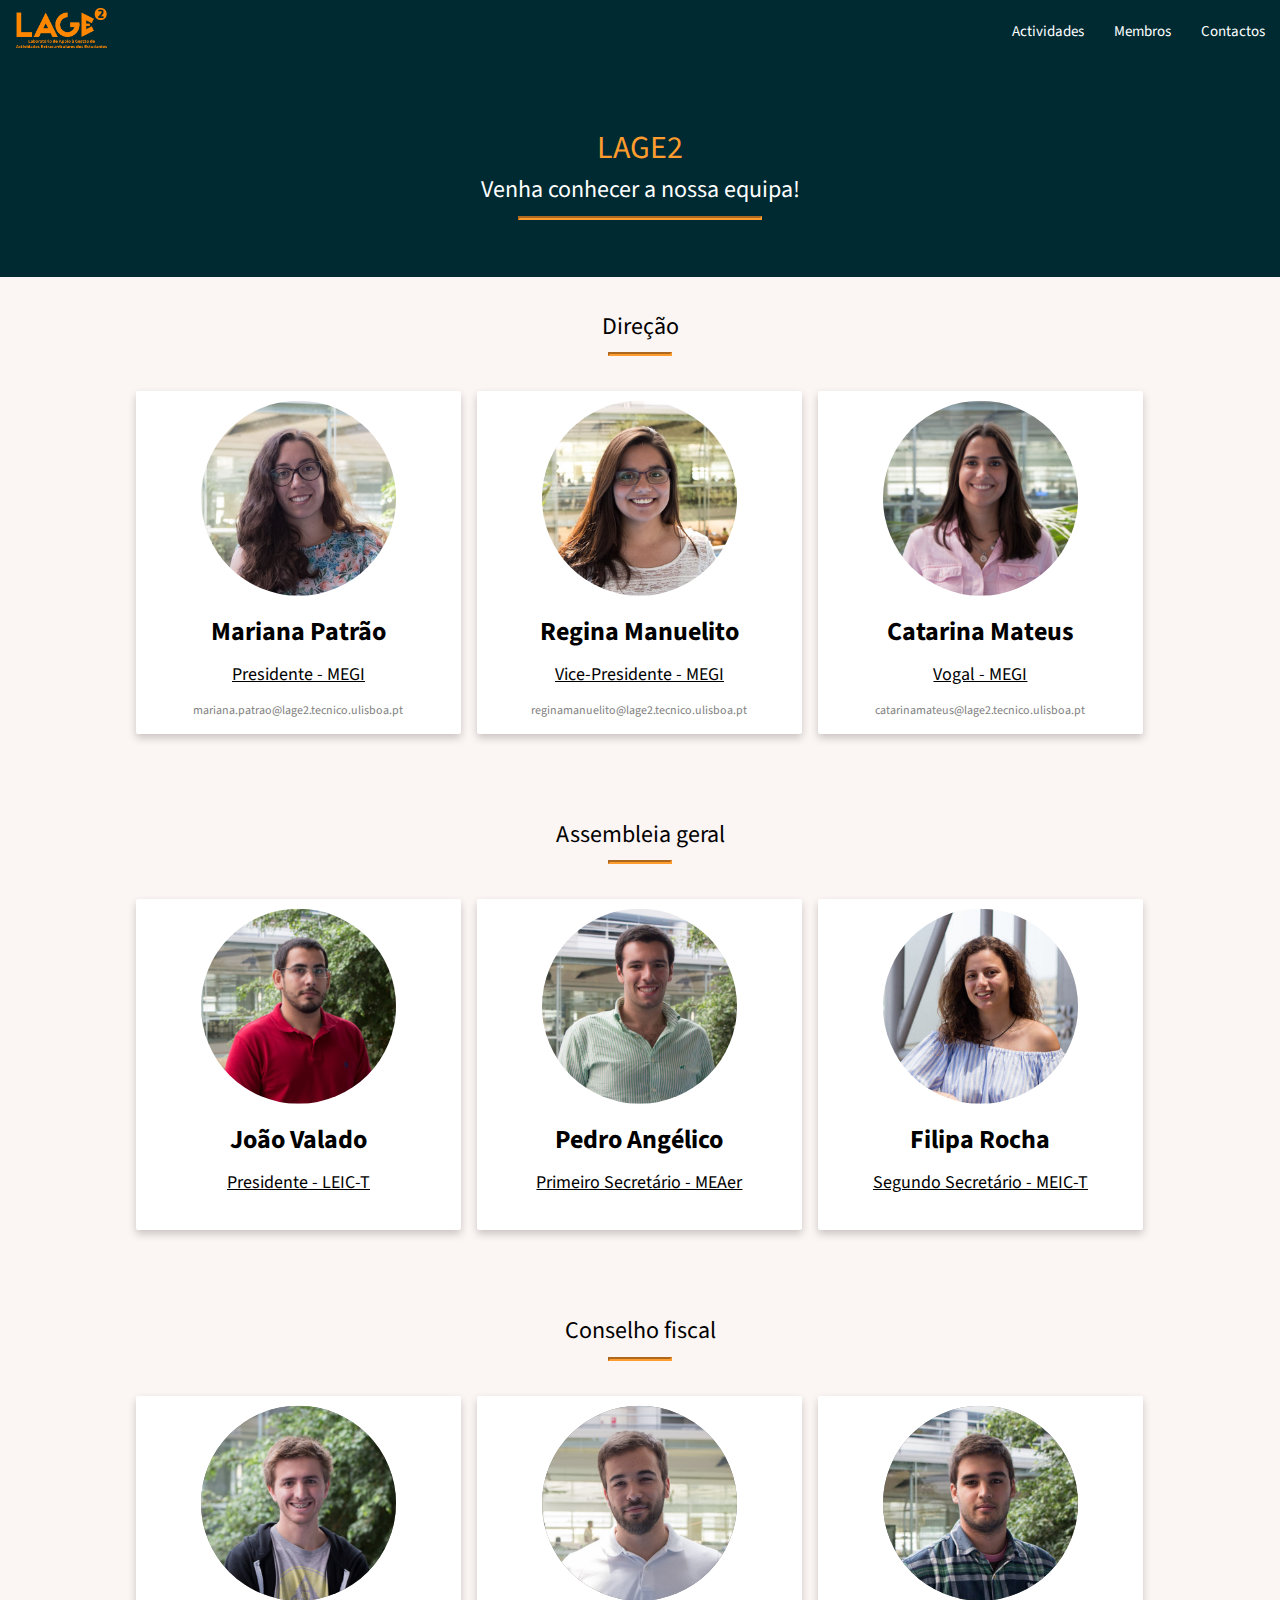
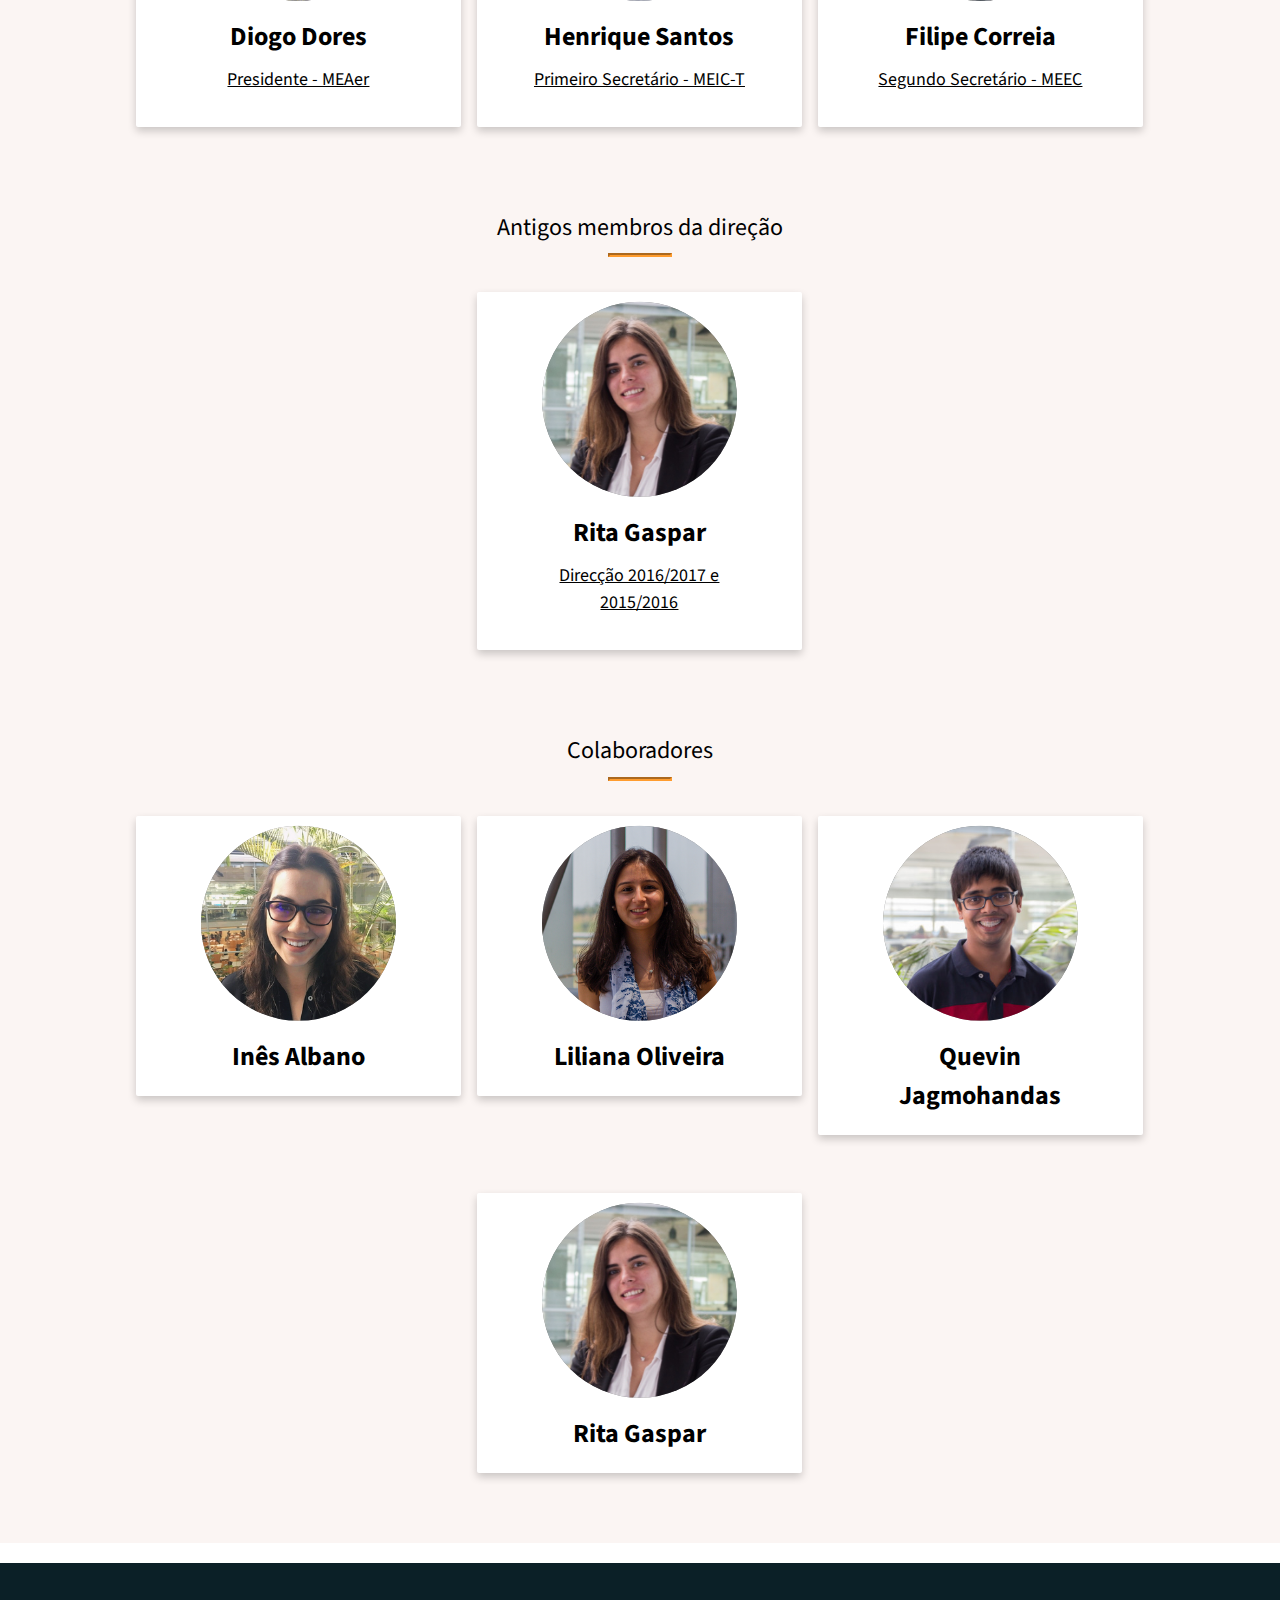
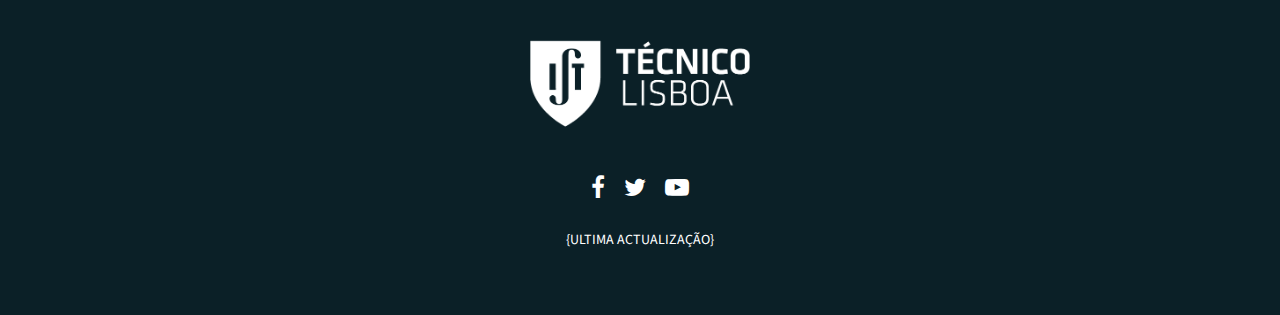
<file: members.html>
<!doctype html>
<html lang="en">
<head>
  <meta charset="utf-8">
  <meta http-equiv="x-ua-compatible" content="ie=edge">
  <meta name="viewport" content="width=device-width, initial-scale=1">

  <title>LAGE2</title>

  <!--Import Source Sans Pro Font-->
  <link href="https://fonts.googleapis.com/css?family=Source+Sans+Pro" rel="stylesheet">

  <!--Import Font Awesome Icon Font-->
  <link rel="stylesheet" href="css/font-awesome.min.css">
  <!--Import Google Icon Font-->
  <link href="https://fonts.googleapis.com/icon?family=Material+Icons" rel="stylesheet">
  <!--Import materialize.css-->
  <link type="text/css" rel="stylesheet" href="css/materialize.min.css"  media="screen,projection"/>

  <link type="text/css" rel="stylesheet" href="css/main.css">
  <link rel="icon" href="images/favicon.ico">
</head>

<body>

  <nav>
    <div class="nav-wrapper">
      <a href="index.html" class="brand-logo"><img src="images/logolage.png" alt="LAGE2"></a>
      <a href="#" data-activates="mobile-demo" class="button-collapse"><i class="material-icons">menu</i></a>
      <ul class="right hide-on-med-and-down">
        <li><a href="events.html">Actividades</a></li>
        <li><a href="members.html">Membros</a></li>
        <li><a href="contacts.html">Contactos</a></li>
      </ul>
      <ul class="side-nav" id="mobile-demo">
        <li><a href="events.html">Actividades</a></li>
        <li><a href="members.html">Membros</a></li>
        <li><a href="contacts.html">Contactos</a></li>
      </ul>
    </div>
  </nav>

  <main id="members">
    <section id="intro-section" >
      <div class="title-container center-align">
        <span class="title">LAGE2</span>
        <span class="subtitle">Venha conhecer a nossa equipa!</span>
        <hr>
      </div>
    </section>

    <section id="team-section" >

      <div class="row">
        <div class="title-container center-align">
           <span class="title">Direção</span>
           <hr>
        </div>
      </div>

      <div class="row">

        <div class="column">
          <div class="card">
            <a href="https://www.linkedin.com/in/mariana-patr%C3%A3o-291a0910a/" class="member-linkedin-link" target="_blank">
              <img class="member-img" src="images/Fotos/marianapatrao.jpg" alt="">
              <div class="member-box">
                <div class="member-box-content">
                  <i class="fa fa-linkedin"></i>
                </div>
              </div>
            </a>
            <div class="container">
                <p class="member-name">Mariana Patrão</p>
                <p class="job-title">Presidente - MEGI</p>
                <p class="member-mail">mariana.patrao@lage2.tecnico.ulisboa.pt</p>
              </div>
          </div>

        </div>

        <div class="column">
          <div class="card">
            <a href="https://www.linkedin.com/in/reginamanuelito/" class="member-linkedin-link" target="_blank">
              <img class="member-img" src="images/Fotos/reginamanuelito.jpg" alt="">
              <div class="member-box">
                <div class="member-box-content">
                  <i class="fa fa-linkedin"></i>
                </div>
              </div>
            </a>
            <div class="container">
              <p class="member-name">Regina Manuelito</p>
              <p class="job-title">Vice-Presidente - MEGI</p>
              <p class="member-mail">reginamanuelito@lage2.tecnico.ulisboa.pt</p>
            </div>
          </div>
        </div>

        <div class="column">
          <div class="card">
            <a href="https://www.linkedin.com/in/catarinamelomateus/" class="member-linkedin-link" target="_blank">
              <img class="member-img" src="images/Fotos/catarinamateus.jpg" alt="">
              <div class="member-box">
                <div class="member-box-content">
                  <i class="fa fa-linkedin"></i>
                </div>
              </div>
            </a>
            <div class="container">
              <p class="member-name">Catarina Mateus</p>
              <p class="job-title">Vogal - MEGI</p>
              <p class="member-mail">catarinamateus@lage2.tecnico.ulisboa.pt</p>
            </div>
          </div>
        </div>

      </div>

       <div class="row">
        <div class="title-container center-align">
           <span class="title">Assembleia geral</span>
           <hr>
        </div>
      </div>

      <div class="row">

        <div class="column">
          <div class="card">
            <a href="https://www.linkedin.com/in/jvaladorodrigues/" class="member-linkedin-link" target="_blank">
              <img class="member-img" src="images/Fotos/joaovalado.jpg" alt="">
              <div class="member-box">
                <div class="member-box-content">
                  <i class="fa fa-linkedin"></i>
                </div>
              </div>
            </a>
            <div class="container">
                <p class="member-name">João Valado</p>
                <p class="job-title">Presidente - LEIC-T</p>
              </div>
          </div>

        </div>

        <div class="column">
          <div class="card">
            <a href="https://www.linkedin.com/in/pedroangelico/" class="member-linkedin-link" target="_blank">
              <img class="member-img" src="images/Fotos/pedroangelico.jpg" alt="">
              <div class="member-box">
                <div class="member-box-content">
                  <i class="fa fa-linkedin"></i>
                </div>
              </div>
            </a>
            <div class="container">
              <p class="member-name">Pedro Angélico</p>
              <p class="job-title">Primeiro Secretário - MEAer</p>
            </div>
          </div>
        </div>

        <div class="column">
          <div class="card">
            <a href="https://www.linkedin.com/in/filipa-rocha/" class="member-linkedin-link" target="_blank">
              <img class="member-img" src="images/Fotos/filipa_rocha.jpg" alt="">
              <div class="member-box">
                <div class="member-box-content">
                  <i class="fa fa-linkedin"></i>
                </div>
              </div>
            </a>
            <div class="container">
              <p class="member-name">Filipa Rocha</p>
              <p class="job-title">Segundo Secretário - MEIC-T</p>
            </div>
          </div>
        </div>

      </div>

      <div class="row">
        <div class="title-container center-align">
           <span class="title">Conselho fiscal</span>
           <hr>
        </div>
      </div>

      <div class="row">

        <div class="column">
          <div class="card">
            <a href="https://www.linkedin.com/in/diogodores/" class="member-linkedin-link" target="_blank">
              <img class="member-img" src="images/Fotos/diogodores.jpg" alt="">
              <div class="member-box">
                <div class="member-box-content">
                  <i class="fa fa-linkedin"></i>
                </div>
              </div>
            </a>
            <div class="container">
                <p class="member-name">Diogo Dores</p>
                <p class="job-title">Presidente - MEAer</p>
              </div>
          </div>

        </div>

        <div class="column">
          <div class="card">
            <a href="https://www.linkedin.com/in/hfigueiredosantos/" class="member-linkedin-link" target="_blank">
              <img class="member-img" src="images/Fotos/henriquesantos.jpg" alt="">
              <div class="member-box">
                <div class="member-box-content">
                  <i class="fa fa-linkedin"></i>
                </div>
              </div>
            </a>
            <div class="container">
              <p class="member-name">Henrique Santos</p>
              <p class="job-title">Primeiro Secretário - MEIC-T</p>
            </div>
          </div>
        </div>

        <div class="column">
          <div class="card">
            <a href="https://www.linkedin.com/in/filipemcorreia/" class="member-linkedin-link" target="_blank">
              <img class="member-img" src="images/Fotos/filipecorreia.jpg" alt="">
              <div class="member-box">
                <div class="member-box-content">
                  <i class="fa fa-linkedin"></i>
                </div>
              </div>
            </a>
            <div class="container">
              <p class="member-name">Filipe Correia</p>
              <p class="job-title">Segundo Secretário - MEEC</p>
            </div>
          </div>
        </div>

      </div>

      <div class="row">
        <div class="title-container center-align">
           <span class="title">Antigos membros da direção</span>
           <hr>
        </div>
      </div>

      <div class="row">

        <div class="column" style="visibility: hidden;"> <!-- Template para adicionar mais membros á direção antiga -->
          <div class="card">
            <a href="https://www.linkedin.com/in/ritasjgaspar/" class="member-linkedin-link" target="_blank">
              <img class="member-img" src="images/Fotos/ritagaspar.jpg" alt="">
              <div class="member-box">
                <div class="member-box-content">
                  <i class="fa fa-linkedin"></i>
                </div>
              </div>
            </a>
            <div class="container">
                <p class="member-name">Rita Gaspar</p>
                <p class="job-title">Direcção 2016/2017 e 2015/2016</p>
              </div>
          </div>

        </div>

        <div class="column">
          <div class="card">
            <a href="https://www.linkedin.com/in/ritasjgaspar/" class="member-linkedin-link" target="_blank">
              <img class="member-img" src="images/Fotos/ritagaspar.jpg" alt="">
              <div class="member-box">
                <div class="member-box-content">
                  <i class="fa fa-linkedin"></i>
                </div>
              </div>
            </a>
            <div class="container">
                <p class="member-name">Rita Gaspar</p>
                <p class="job-title">Direcção 2016/2017 e 2015/2016</p>
              </div>
          </div>

        </div>

        <div class="column" style="visibility: hidden;"> <!-- Template para adicionar mais membros á direção antiga -->
          <div class="card">
            <a href="https://www.linkedin.com/in/ritasjgaspar/" class="member-linkedin-link" target="_blank">
              <img class="member-img" src="images/Fotos/ritagaspar.jpg" alt="">
              <div class="member-box">
                <div class="member-box-content">
                  <i class="fa fa-linkedin"></i>
                </div>
              </div>
            </a>
            <div class="container">
                <p class="member-name">Rita Gaspar</p>
                <p class="job-title">Direcção 2016/2017 e 2015/2016</p>
              </div>
          </div>

        </div>
      </div>


      <div class="row">
        <div class="title-container center-align">
           <span class="title">Colaboradores</span>
           <hr>
        </div>
      </div>

      <div class="row">

         <div class="column">
          <div class="card">
            <img class="member-img" src="images/Fotos/inesalbano.png" alt="">

            <div class="container">
              <p class="member-name">Inês Albano</p>
            </div>
          </div>
        </div>

        <div class="column">
          <div class="card">
            <img class="member-img" src="images/Fotos/lilianaoliveira.png" alt="">

            <div class="container">
              <p class="member-name">Liliana Oliveira</p>
            </div>
          </div>
        </div>

       <div class="column">
          <div class="card">
            <img class="member-img" src="images/Fotos/quevinjagmohandas.jpg" alt="">

            <div class="container">
              <p class="member-name">Quevin Jagmohandas</p>
            </div>
          </div>
        </div>

      </div>

      <div class="row">

         <div class="column" style="visibility: hidden;">
          <div class="card">
            <img class="member-img" src="images/Fotos/quevinjagmohandas.jpg" alt="">

            <div class="container">
              <p class="member-name">Quevin Jagmohandas</p>
            </div>
          </div>
        </div>

        <div class="column">
          <div class="card">
            <img class="member-img" src="images/Fotos/ritagaspar.jpg" alt="">

            <div class="container">
              <p class="member-name">Rita Gaspar</p>
            </div>
          </div>
        </div>

        <div class="column" style="visibility: hidden;">
          <div class="card">
            <img class="member-img" src="images/Fotos/ritagaspar.jpg" alt="">

            <div class="container">
              <p class="member-name">Rita Gaspar</p>
            </div>
          </div>
        </div>

      </div>

    </section>
  </main>

  <footer>
    <div class="container center-align">
      <a href="https://tecnico.ulisboa.pt"><img id="logo-ist" src="images/logoist.png" alt="IST"></a>
      <ul id="social">
        <li><a href="https://www.facebook.com/lagee2"><i class="fa fa-facebook" aria-hidden="true"></i></a></li>
        <li><a href="https://twitter.com/lagee2"><i class="fa fa-twitter" aria-hidden="true"></i></a></li>
        <li><a href="http://www.youtube.com/user/Lage2atIST"><i class="fa fa-youtube-play" aria-hidden="true"></i></i></a></li>
      </ul>
      <span>{Ultima actualização}</span>
    </div>
  </footer>

</body>
</html>
</file>
<file: css/main.css>
html, body {
    font-family: 'Source Sans Pro', sans-serif;
    height: 100%;
    display: flex;
    flex-direction: column;
}

/* nav css */
nav {
  background-color: #002a32;
}

nav .brand-logo {
  padding-left: 16px;
}

nav .brand-logo img {
  height: 48px;
  padding-top: 8px;
}

nav .brand-logo {
  color: #ff9c2e !important;
}

/* footer css */
footer {
  background-color: #0b2027;
  padding: 64px 0px;
}

footer #logo-ist {
  width: 250px;
  height: auto;
}

footer #social {
  padding: 8px 0px;
}

footer ul li {
  display: inline;
}

footer ul li a {
  padding: 0px 8px;
  font-size: 24px;
  color: #ffffff;
  text-decoration: none;
}

footer span {
  display: block;
  text-transform: uppercase;
  font-size: 14px;
  color: #ffffff;
}

/* home css */
#home #top-section {
  padding: 128px 0px;
  background-color: #002a32;
}

#home #top-section .title-container {
  margin-bottom: 32px;
}

#home #top-section .title-container .title {
  display: block;
  font-size: 48px;
  font-weight: bold;
  color: #ff9c2e;
}

#home #top-section .title-container .subtitle {
  display: block;
  font-size: 24px;
  color: #ffffff;
}

#home #top-section .title-container hr {
  border-width: 2px;
  border-color: #ff9c2e;
  max-width: 32em;
}

#home #top-section span {
  color: #fbf5f3;
  font-weight: 300;
}

#home #video-section {
  padding: 92px 0px 128px 0px;
  background-color: #fbf5f3;
}

#home #video-section video {
  width: 80%;
  height: auto;
}

#home #events-section {
  padding: 92px 0px 128px 0px;
  background-color: #002a32;
}

#home #events-section .title-container {
  margin-bottom: 32px;
}

#home #events-section .title-container .title {
  display: block;
  font-size: 24px;
  color: #ffffff;
}

#home #events-section .title-container hr {
  border-width: 2px;
  border-color: #ff9c2e;
  max-width: 32em;
}

#home #map-section {
  width: 100%;
  height: 512px;
  background-color: #fbf5f3;
}



/* =============  Members CSS  ==================  */


#members #intro-section{
  padding: 60px 0px 25px 0px;
  background-color: #002a32;
}

#members #intro-section .title-container {
  margin-bottom: 32px;
}

#members #intro-section .title-container .title {
  display: block;
  font-size: 32px;
  color: #ff9c2e;
}

#members #intro-section .title-container .subtitle {
  display: block;
  font-size: 24px;
  color: #ffffff;
}

#members #intro-section .title-container hr {
  border-width: 2px;
  border-color: #ff9c2e;
  max-width: 16em;
}

.column {
  float: left;
  width: 33.3%;
  margin-bottom: 16px;
  padding: 0 8px;
}

#members #team-section {
  background-color: #fbf5f3;
}

#members #team-section .title-container {
  padding-top: 32px;
}

#members #team-section .title {
  display: block;
  font-size: 24px;
  color: #000000;
}

#members #team-section .row  hr {
  border-width: 2px;
  border-color: #ff9c2e;
  max-width: 4em;
}

#members #team-section .row{
  width: 80%;
}

/* Display the columns below each other instead of side by side on small screens */
@media (max-width: 650px) {
  .column {
    width: 100%;
    display: block;
  }
}

.card {
    box-shadow: 0 4px 8px 0 rgba(0, 0, 0, 0.2);
}

.card img {
  border-radius: 50%;
  background-color: gray;
  width: 60%;
  display: block;
  margin: auto;
  transform: translateY(5%);
}


/* Clear floats */
.container::after, .row::after {
  content: "";
  clear: both;
  display: table;
}

.container .member-name {
  display: block;
  margin-bottom: 20px;
  font-size: 26px;
  font-weight: bold;
  color: black;
  text-align: center;
}

.container .job-title {
  color: black;
  display: block;
  margin-bottom: 34px;
  margin-top: -10px;
  font-size: 18px;
  text-decoration: underline;
  text-align: center;
}

.container .member-mail {
  color: gray;
  display: block;
  margin-bottom: 14px;
  font-size: 12px;
  text-align: center;
  margin-top: -20px;
}

.member-box {
  display: block;
  position: absolute;
  bottom: 0;
  margin-top: 15px;
  width: 100%;
  height: 100%;
  text-align: center;
  color: #fff;
  opacity: 0;
  background: rgba(255, 255, 255, .8);
  -webkit-transition: all .35s;
  -moz-transition: all .35s;
  transition: all .35s;
  transform: translateY(5%);
}


.fa {
  display: inline-block;
  font: normal normal normal 14px/1 FontAwesome;
  font-size: inherit;
  text-rendering: auto;
  -webkit-font-smoothing: antialiased;
  -moz-osx-font-smoothing: grayscale;
}

.member-box-content {
  position: absolute;
  top: 50%;
  width: 100%;
  text-align: center;
  transform: translateY(-50%);
  font-size: 40px;
  color: #777;
}

.member-linkedin-link {
  display: block;
  position: relative;
}

.member-linkedin-link:hover .member-box {
  opacity: 1;
}


/*  ====================  END MEMBERS  ====================  */

.gm-style-iw + div {
  display: none;
}

#maps-info-window {
  padding: 16px;
}

#maps-info-window .maps-title {
  display: block;
  margin-bottom: 14px;
  font-size: 16px;
  font-weight: bold;
  color: #ff9c2e;
}

#maps-info-window .maps-text {
  display: block;
  margin-bottom: 8px;
  font-size: 14px;
  color: #002a32;
}


/* contacts css */
#contacts {
  height: 100%;
  overflow: hidden;
}

#contacts #map-section {
  display: inline-block;
  float: left;
  width: 50%;
  height: 100%;
  overflow: hidden;
}

#contacts #contact-section {
  display: flex;
  flex-flow: column;
  width: 50%;
  height: 100%;
  float: right;
  overflow: scroll;
}

#contacts #contact-section #information {
  flex: 1 1 auto;
}

#contacts #contact-section #information .container {
  padding: 15% 0px;
}

#contacts #contact-section #information .container #title {
  display: block;
  margin-bottom: 24px;
  font-size: 24px;
  color: #ff9c2e;
}

#contacts #contact-section #information .container .contact {
  display: block;
  padding: 4px 0px;
  font-size: 16px;
  color: #002a32;
}

#contacts #contact-section #information .container .contact i {
  margin-right: 8px;
  font-size: 22px;
}

#contacts #contact-section #information .container .contact a {
  text-decoration: none;
  color: #002a32 !important;
}

#contacts #contact-section #information .container .contact a:hover {
  text-decoration: none;
  color: #0b2027 !important;
}

#contacts #contact-section footer {
  flex: 0 1 auto;
}



/* events css */
#events #calendar-section {
  padding: 64px 0px 96px 0px;
  background-color: #002a32;
}

#events #calendar-section #title {
  display: block;
  font-size: 24px;
  color: #ffffff;
  margin-bottom: 32px;
}

#events #past-events-section {
  padding: 64px 0px 96px 0px;
  background-color: #fbf5f3;
}

#events #past-events-section #title {
  display: block;
  font-size: 24px;
  color: #ff9c2e;
}

#calendar {
  -webkit-transform: translate3d(0, 0, 0);
  -moz-transform: translate3d(0, 0, 0);
  transform: translate3d(0, 0, 0);
  width: 32em;
  margin: 0 auto;
  height: 570px;
  overflow: hidden;
}

.header {
  height: 50px;
  width: 32em;
  background: #ff9c2e;
  text-align: center;
  position:relative;
  z-index: 100;
}

.header h1 {
  margin: 0;
  padding: 0;
  font-size: 20px;
  line-height: 50px;
  font-weight: 100;
  letter-spacing: 1px;
  color: #fbf5f3;
}

.lefta, .righta {
  position: absolute;
  width: 0px;
  height: 0px;
  border-style: solid;
  top: 50%;
  margin-top: -7.5px;
  cursor: pointer;
}

.lefta {
  border-width: 7.5px 10px 7.5px 0;
  border-color: transparent #fbf5f3 transparent transparent;
  left: 20px;
}

.righta {
  border-width: 7.5px 0 7.5px 10px;
  border-color: transparent transparent transparent #fbf5f3;
  right: 20px;
}

.month {
  opacity: 0;
}

.month.new {
  -webkit-animation: fadeIn 1s ease-out;
  opacity: 1;
}

.month.in.next {
  -webkit-animation: moveFromTopFadeMonth .4s ease-out;
  -moz-animation: moveFromTopFadeMonth .4s ease-out;
  animation: moveFromTopFadeMonth .4s ease-out;
  opacity: 1;
}

.month.out.next {
  -webkit-animation: moveToTopFadeMonth .4s ease-in;
  -moz-animation: moveToTopFadeMonth .4s ease-in;
  animation: moveToTopFadeMonth .4s ease-in;
  opacity: 1;
}

.month.in.prev {
  -webkit-animation: moveFromBottomFadeMonth .4s ease-out;
  -moz-animation: moveFromBottomFadeMonth .4s ease-out;
  animation: moveFromBottomFadeMonth .4s ease-out;
  opacity: 1;
}

.month.out.prev {
  -webkit-animation: moveToBottomFadeMonth .4s ease-in;
  -moz-animation: moveToBottomFadeMonth .4s ease-in;
  animation: moveToBottomFadeMonth .4s ease-in;
  opacity: 1;
}

.week {
 background: #4A4A4A;
}

.day {
  display: inline-block;
  width: 60px;
  padding: 10px;
  text-align: center;
  vertical-align: top;
  cursor: pointer;
  background: #4A4A4A;
  position: relative;
  z-index: 100;
}

.day.other {
 color: rgba(255, 255, 255, .3);
}

.day.today {
  color: #ff9c2e;
}

.day-name {
  font-size: 9px;
  text-transform: uppercase;
  margin-bottom: 5px;
  color: rgba(255, 255, 255, .5);
  letter-spacing: .7px;
}

.day-number {
  font-size: 24px;
  letter-spacing: 1.5px;
}


.day .day-events {
  list-style: none;
  margin-top: 3px;
  text-align: center;
  height: 12px;
  line-height: 6px;
  overflow: hidden;
}

.day .day-events span {
  vertical-align: top;
  display: inline-block;
  padding: 0;
  margin: 0;
  width: 5px;
  height: 5px;
  line-height: 5px;
  margin: 0 1px;
}

.blue { background: rgba(156, 202, 235, 1); }
.orange { background: rgba(247, 167, 0, 1); }
.green { background: rgba(153, 198, 109, 1); }
.yellow { background: rgba(249, 233, 0, 1); }

.details {
  position: relative;
  width: 32em;
  height: 75px;
  background: rgba(164, 164, 164, 1);
  margin-top: 5px;
  border-radius: 4px;
}

.details.in {
  -webkit-animation: moveFromTopFade .5s ease both;
  -moz-animation: moveFromTopFade .5s ease both;
  animation: moveFromTopFade .5s ease both;
}

.details.out {
  -webkit-animation: moveToTopFade .5s ease both;
  -moz-animation: moveToTopFade .5s ease both;
  animation: moveToTopFade .5s ease both;
}

.arrow {
  position: absolute;
  top: -5px;
  left: 50%;
  margin-left: -2px;
  width: 0px;
  height: 0px;
  border-style: solid;
  border-width: 0 5px 5px 5px;
  border-color: transparent transparent rgba(164, 164, 164, 1) transparent;
  transition: all 0.7s ease;
}

.events {
  height: 75px;
  padding: 7px 0;
  overflow-y: auto;
  overflow-x: hidden;
}

.events.in {
  -webkit-animation: fadeIn .3s ease both;
  -moz-animation: fadeIn .3s ease both;
  animation: fadeIn .3s ease both;
}

.events.in {
  -webkit-animation-delay: .3s;
  -moz-animation-delay: .3s;
  animation-delay: .3s;
}

.details.out .events {
  -webkit-animation: fadeOutShrink .4s ease both;
  -moz-animation: fadeOutShink .4s ease both;
  animation: fadeOutShink .4s ease both;
}

.events.out {
  -webkit-animation: fadeOut .3s ease both;
  -moz-animation: fadeOut .3s ease both;
  animation: fadeOut .3s ease both;
}

.event {
  font-size: 16px;
  line-height: 22px;
  letter-spacing: .5px;
  padding: 2px 16px;
  vertical-align: top;
}

.event.empty {
  color: #eee;
}

.event-category {
  height: 10px;
  width: 10px;
  display: inline-block;
  margin: 6px 0 0;
  vertical-align: top;
}

.event span {
  display: inline-block;
  padding: 0 0 0 7px;
}

.legend {
  position: absolute;
  bottom: 0;
  width: 100%;
  height: 30px;
  background: rgba(60, 60, 60, 1);
  line-height: 30px;

}

.entry {
  position: relative;
  padding: 0 0 0 25px;
  font-size: 13px;
  display: inline-block;
  line-height: 30px;
  background: transparent;
}

.entry:after {
  position: absolute;
  content: '';
  height: 5px;
  width: 5px;
  top: 12px;
  left: 14px;
}

.entry.blue:after { background: rgba(156, 202, 235, 1); }
.entry.orange:after { background: rgba(247, 167, 0, 1); }
.entry.green:after { background: rgba(153, 198, 109, 1); }
.entry.yellow:after { background: rgba(249, 233, 0, 1); }

@-webkit-keyframes moveFromTopFade {
  from { opacity: .3; height:0px; margin-top:0px; -webkit-transform: translateY(-100%); }
}
@-moz-keyframes moveFromTopFade {
  from { height:0px; margin-top:0px; -moz-transform: translateY(-100%); }
}
@keyframes moveFromTopFade {
  from { height:0px; margin-top:0px; transform: translateY(-100%); }
}

@-webkit-keyframes moveToTopFade {
  to { opacity: .3; height:0px; margin-top:0px; opacity: 0.3; -webkit-transform: translateY(-100%); }
}
@-moz-keyframes moveToTopFade {
  to { height:0px; -moz-transform: translateY(-100%); }
}
@keyframes moveToTopFade {
  to { height:0px; transform: translateY(-100%); }
}

@-webkit-keyframes moveToTopFadeMonth {
  to { opacity: 0; -webkit-transform: translateY(-30%) scale(.95); }
}
@-moz-keyframes moveToTopFadeMonth {
  to { opacity: 0; -moz-transform: translateY(-30%); }
}
@keyframes moveToTopFadeMonth {
  to { opacity: 0; -moz-transform: translateY(-30%); }
}

@-webkit-keyframes moveFromTopFadeMonth {
  from { opacity: 0; -webkit-transform: translateY(30%) scale(.95); }
}
@-moz-keyframes moveFromTopFadeMonth {
  from { opacity: 0; -moz-transform: translateY(30%); }
}
@keyframes moveFromTopFadeMonth {
  from { opacity: 0; -moz-transform: translateY(30%); }
}

@-webkit-keyframes moveToBottomFadeMonth {
  to { opacity: 0; -webkit-transform: translateY(30%) scale(.95); }
}
@-moz-keyframes moveToBottomFadeMonth {
  to { opacity: 0; -webkit-transform: translateY(30%); }
}
@keyframes moveToBottomFadeMonth {
  to { opacity: 0; -webkit-transform: translateY(30%); }
}

@-webkit-keyframes moveFromBottomFadeMonth {
  from { opacity: 0; -webkit-transform: translateY(-30%) scale(.95); }
}
@-moz-keyframes moveFromBottomFadeMonth {
  from { opacity: 0; -webkit-transform: translateY(-30%); }
}
@keyframes moveFromBottomFadeMonth {
  from { opacity: 0; -webkit-transform: translateY(-30%); }
}

@-webkit-keyframes fadeIn  {
  from { opacity: 0; }
}
@-moz-keyframes fadeIn  {
  from { opacity: 0; }
}
@keyframes fadeIn  {
  from { opacity: 0; }
}

@-webkit-keyframes fadeOut  {
  to { opacity: 0; }
}
@-moz-keyframes fadeOut  {
  to { opacity: 0; }
}
@keyframes fadeOut  {
  to { opacity: 0; }
}

@-webkit-keyframes fadeOutShink  {
  to { opacity: 0; padding: 0px; height: 0px; }
}
@-moz-keyframes fadeOutShink  {
  to { opacity: 0; padding: 0px; height: 0px; }
}
@keyframes fadeOutShink  {
  to { opacity: 0; padding: 0px; height: 0px; }
}

img.resize {
  object-fit: contain;
  width: 100%;
  height: 100%;
}
</file>
